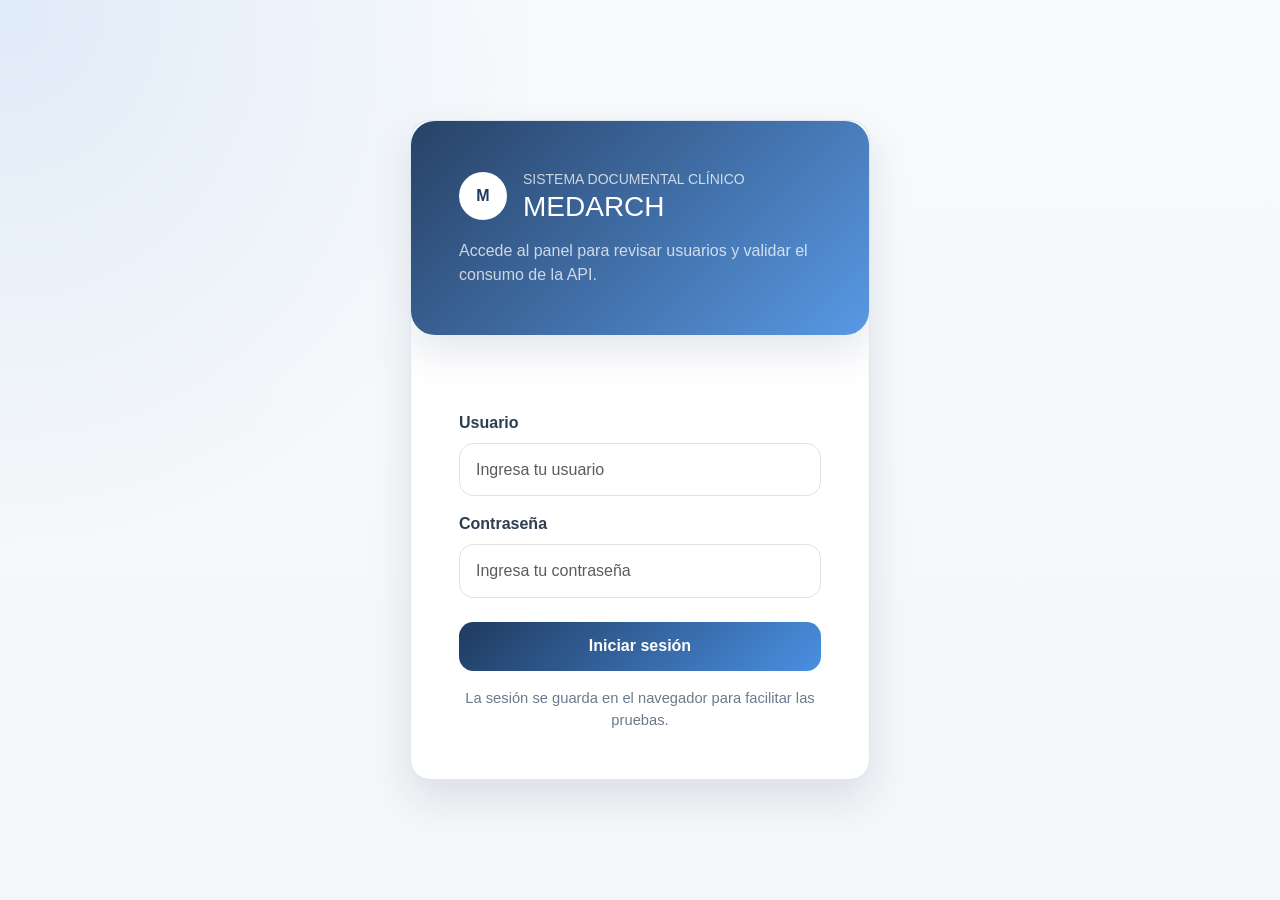
<file: frontend/index.html>
<!doctype html>
<html lang="es">
<head>
	<meta charset="utf-8">
	<meta name="viewport" content="width=device-width, initial-scale=1">
	<meta http-equiv="refresh" content="0; url=pages/login.html">
	<title>MEDARCH</title>
</head>
<body>
	<p>Redirigiendo a <a href="pages/login.html">login</a>...</p>
</body>
</html>
</file>
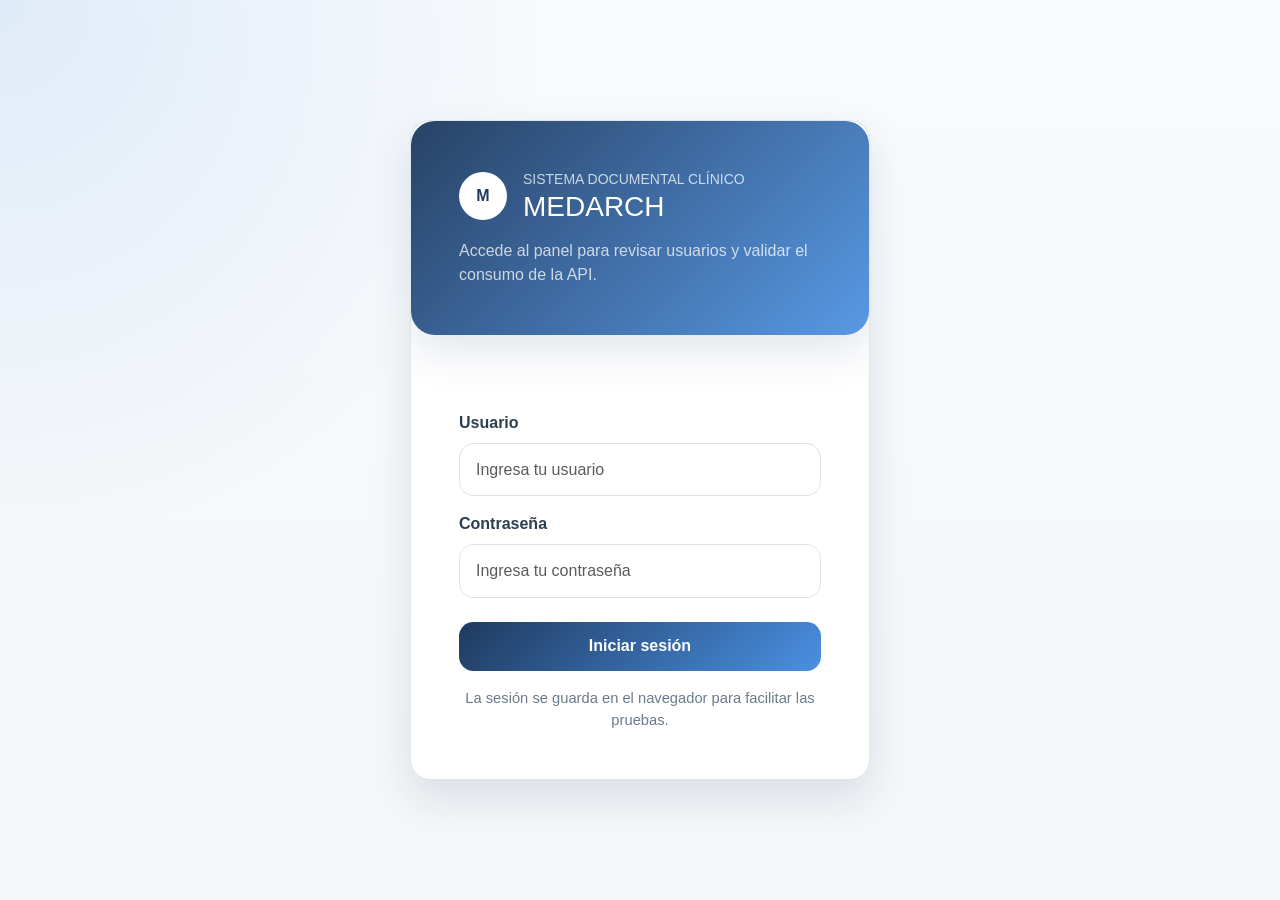
<file: frontend/pages/consulta_documentos.html>
<!doctype html>
<html lang="es">
<head>
	<meta charset="utf-8">
	<meta name="viewport" content="width=device-width, initial-scale=1">
	<title>MEDARCH | Consulta de documentos</title>
	<link href="https://cdn.jsdelivr.net/npm/bootstrap@5.3.3/dist/css/bootstrap.min.css" rel="stylesheet">
	<link href="../css/styles.css" rel="stylesheet">
</head>
<body>
	<div class="medarch-shell">
		<nav class="navbar medarch-navbar sticky-top">
			<div class="container py-2 flex-wrap">
				<a class="navbar-brand medarch-brand d-flex align-items-center gap-2" href="./dashboard.html"><span class="medarch-brand-mark" aria-hidden="true">M</span><span>MEDARCH</span></a>
				<div class="medarch-main-nav ms-auto">
					<a class="medarch-nav-pill" href="./dashboard.html">Inicio</a>
					<a class="medarch-nav-pill" href="./documentos.html" data-nav-roles="SUPERADMIN,ARCHIVO" hidden>Pendientes</a>
					<a class="medarch-nav-pill" href="./consulta_documentos.html">Consulta</a>
					<a class="medarch-nav-pill" href="./pacientes.html" data-nav-roles="SUPERADMIN" hidden>Pacientes</a>
					<a class="medarch-nav-pill" href="./tipos_documento.html" data-nav-roles="SUPERADMIN" hidden>Tipos de documento</a>
					<a class="medarch-nav-pill" href="./users.html" data-nav-roles="SUPERADMIN" hidden>Usuarios</a>
					<button id="logoutButton" class="btn btn-outline-secondary medarch-btn medarch-btn-outline" type="button">Cerrar sesion</button>
				</div>
			</div>
		</nav>

		<main class="container py-4 py-md-5">
			<div id="consultaMessage" class="mb-4"></div>

			<section class="medarch-hero p-4 p-md-5 mb-4 medarch-fade-in">
				<div class="row align-items-center g-4">
					<div class="col-lg-8">
						<p class="text-uppercase small opacity-75 mb-2">Consulta documental</p>
						<h1 class="display-6 fw-semibold mb-3">Buscar documentos por paciente</h1>
						<p class="lead mb-0 opacity-75">Consulta documentos registrados usando nombre del paciente o numero de identificacion.</p>
					</div>
					<div class="col-lg-4 text-lg-end">
						<button id="refreshConsulta" type="button" class="btn btn-light btn-lg medarch-btn w-100 w-lg-auto">Actualizar consulta</button>
					</div>
				</div>
			</section>

			<section class="medarch-card medarch-section medarch-fade-in">
				<div class="d-flex flex-column flex-md-row align-items-md-center justify-content-between gap-3 mb-3">
					<div>
						<p class="small text-uppercase medarch-muted mb-1">Filtro de busqueda</p>
						<h2 class="h4 mb-0 medarch-title">Documentos encontrados</h2>
					</div>
					<button id="clearConsultaFilters" type="button" class="btn btn-sm btn-outline-secondary medarch-btn medarch-btn-outline">Limpiar filtro</button>
				</div>

				<form id="consultaForm" class="row g-3 mb-4" novalidate>
					<div class="col-md-4">
						<label class="form-label medarch-form-label" for="consultaType">Tipo de documento</label>
						<select id="consultaType" class="form-select medarch-select">
							<option value="">Todos los tipos</option>
						</select>
					</div>
					<div class="col-md-5">
						<label class="form-label medarch-form-label" for="consultaQuery">Nombre o identificacion del paciente</label>
						<input id="consultaQuery" type="search" class="form-control medarch-input" placeholder="Ej: 24909345 o Maria Perez" autocomplete="off">
					</div>
					<div class="col-md-3 d-flex align-items-end">
						<button type="submit" class="btn btn-primary medarch-btn medarch-btn-primary w-100">Buscar</button>
					</div>
				</form>

				<div class="table-responsive">
					<table class="table align-middle medarch-table mb-0">
						<thead>
							<tr>
								<th>ID</th>
								<th>Paciente</th>
								<th>Documento</th>
								<th>Tipo</th>
								<th>Fecha del documento</th>
								<th class="text-end">Accion</th>
							</tr>
						</thead>
						<tbody id="consultaTableBody"></tbody>
					</table>
				</div>
				<div id="consultaEmptyState" class="medarch-empty mt-3">Ingresa un nombre o identificacion para consultar documentos.</div>
			</section>
		</main>
	</div>

	<script type="module" src="../js/consulta_documentos.js"></script>
</body>
</html>
</file>
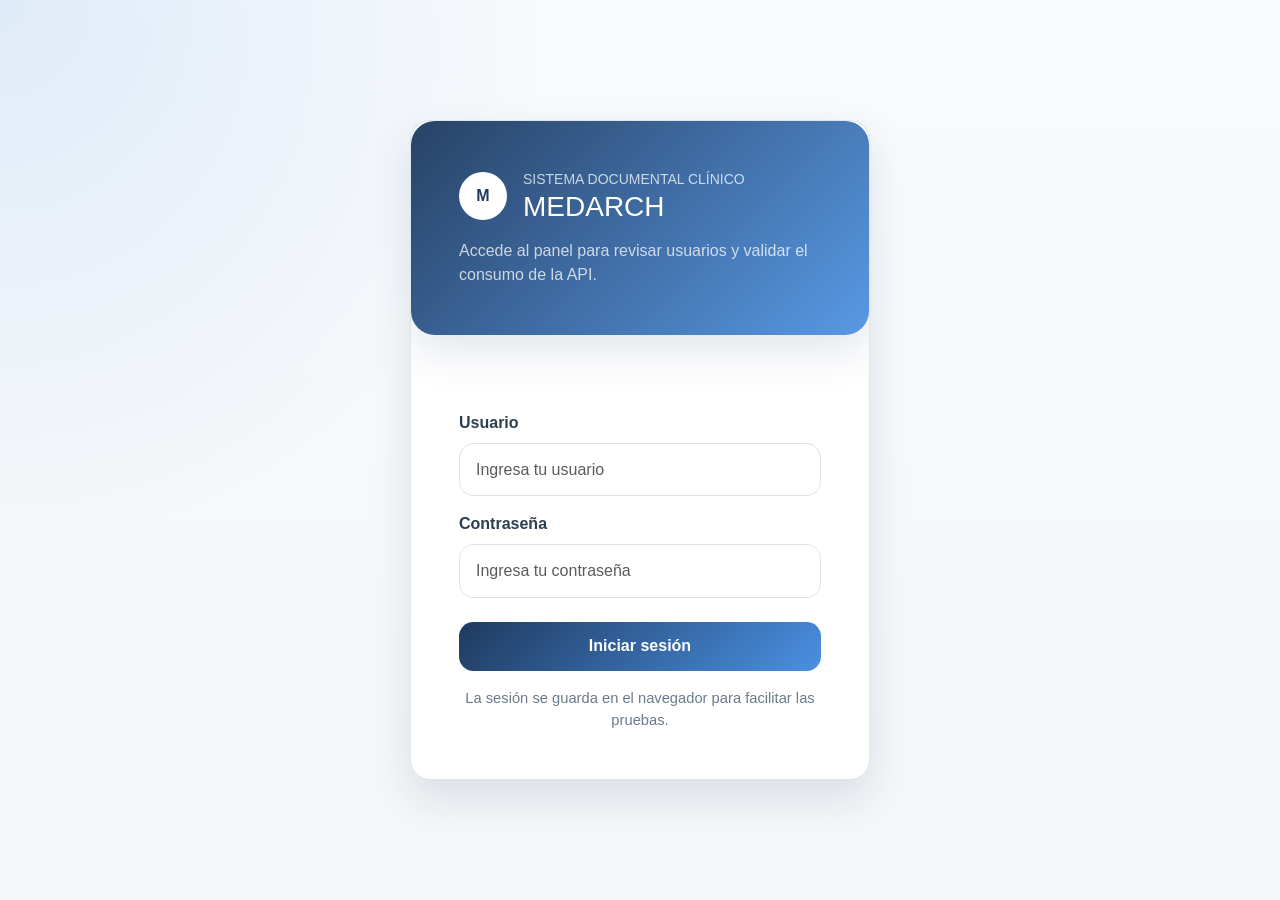
<file: frontend/pages/dashboard.html>
<!doctype html>
<html lang="es">
<head>
	<meta charset="utf-8">
	<meta name="viewport" content="width=device-width, initial-scale=1">
	<title>MEDARCH | Inicio</title>
	<link href="https://cdn.jsdelivr.net/npm/bootstrap@5.3.3/dist/css/bootstrap.min.css" rel="stylesheet">
	<link href="../css/styles.css" rel="stylesheet">
</head>
<body>
	<div class="medarch-shell">
		<nav class="navbar medarch-navbar sticky-top">
			<div class="container py-2 flex-wrap">
				<a class="navbar-brand medarch-brand d-flex align-items-center gap-2" href="./dashboard.html" aria-label="Ir al inicio">
					<span class="medarch-brand-mark" aria-hidden="true">M</span>
					<span>MEDARCH</span>
				</a>
				<div class="medarch-main-nav ms-auto">
					<a class="medarch-nav-pill" href="./dashboard.html">Inicio</a>
					<a class="medarch-nav-pill" href="./documentos.html" data-nav-roles="SUPERADMIN,ARCHIVO" hidden>Pendientes</a>
					<a class="medarch-nav-pill" href="./consulta_documentos.html">Consulta</a>
					<a class="medarch-nav-pill" href="./pacientes.html" data-nav-roles="SUPERADMIN" hidden>Pacientes</a>
					<a class="medarch-nav-pill" href="./tipos_documento.html" data-nav-roles="SUPERADMIN" hidden>Tipos de documento</a>
					<a class="medarch-nav-pill" href="./users.html" data-nav-roles="SUPERADMIN" hidden>Usuarios</a>
					<button id="logoutButton" class="btn medarch-btn medarch-btn-quiet" type="button" aria-label="Cerrar sesión">Salir</button>
				</div>
			</div>
		</nav>

		<main class="container py-4 py-md-5">
			<div id="dashboardMessage" class="mb-4"></div>

			<section class="medarch-dashboard-hero medarch-fade-in mb-4">
				<div class="medarch-dashboard-hero-content">
					<p id="dashboardGreeting" class="medarch-eyebrow mb-2">Bienvenido</p>
					<h1 class="medarch-dashboard-title mb-3">Todo listo para comenzar</h1>
					<p id="dashboardIntro" class="medarch-dashboard-copy mb-4">
						Revisa los documentos pendientes o consulta el archivo cuando lo necesites.
					</p>
					<div class="d-flex flex-column flex-sm-row gap-2">
						<a id="primaryAction" class="btn btn-light btn-lg medarch-btn medarch-dashboard-primary-action" href="./documentos.html">
							<span>Revisar pendientes</span>
							<span aria-hidden="true">→</span>
						</a>
						<a class="btn btn-outline-light btn-lg medarch-btn" href="./consulta_documentos.html">Consultar documentos</a>
					</div>
				</div>
				<div class="medarch-dashboard-hero-visual d-none d-lg-flex" aria-hidden="true">
					<div class="medarch-file-stack">
						<div class="medarch-file-sheet medarch-file-sheet-back"></div>
						<div class="medarch-file-sheet medarch-file-sheet-middle"></div>
						<div class="medarch-file-sheet medarch-file-sheet-front">
							<span></span>
							<span></span>
							<span></span>
						</div>
						<div class="medarch-file-check">✓</div>
					</div>
				</div>
			</section>

			<section class="mb-4" aria-labelledby="summaryTitle">
				<div class="d-flex justify-content-between align-items-end gap-3 mb-3">
					<div>
						<p class="medarch-eyebrow medarch-eyebrow-dark mb-1">Resumen</p>
						<h2 id="summaryTitle" class="h4 medarch-title mb-0">Estado de los documentos</h2>
					</div>
					<button id="refreshDashboard" class="btn medarch-btn medarch-btn-quiet" type="button">Actualizar</button>
				</div>

				<div class="row g-3">
					<div class="col-6 col-lg-3">
						<a class="medarch-summary-card medarch-summary-pending" href="./documentos.html" data-role-access="ARCHIVO">
							<span class="medarch-summary-icon" aria-hidden="true">01</span>
							<span id="dashboardPending" class="medarch-summary-value">—</span>
							<span class="medarch-summary-label">Por revisar</span>
						</a>
					</div>
					<div class="col-6 col-lg-3">
						<a class="medarch-summary-card medarch-summary-review" href="./documentos.html" data-role-access="ARCHIVO">
							<span class="medarch-summary-icon" aria-hidden="true">02</span>
							<span id="dashboardReview" class="medarch-summary-value">—</span>
							<span class="medarch-summary-label">En revisión</span>
						</a>
					</div>
					<div class="col-6 col-lg-3">
						<a class="medarch-summary-card medarch-summary-processed" href="./consulta_documentos.html">
							<span class="medarch-summary-icon" aria-hidden="true">03</span>
							<span id="dashboardProcessed" class="medarch-summary-value">—</span>
							<span class="medarch-summary-label">Procesados</span>
						</a>
					</div>
					<div class="col-6 col-lg-3">
						<a class="medarch-summary-card medarch-summary-error" href="./documentos.html" data-role-access="ARCHIVO">
							<span class="medarch-summary-icon" aria-hidden="true">!</span>
							<span id="dashboardError" class="medarch-summary-value">—</span>
							<span class="medarch-summary-label">Con novedad</span>
						</a>
					</div>
				</div>
			</section>

			<section aria-labelledby="quickAccessTitle">
				<div class="mb-3">
					<p class="medarch-eyebrow medarch-eyebrow-dark mb-1">Accesos rápidos</p>
					<h2 id="quickAccessTitle" class="h4 medarch-title mb-0">¿Qué necesitas hacer?</h2>
				</div>

				<div class="row g-3">
					<div class="col-md-6" data-role-access="ARCHIVO">
						<a class="medarch-action-card" href="./documentos.html">
							<span class="medarch-action-number">01</span>
							<span class="medarch-action-content">
								<strong>Revisar pendientes</strong>
								<small>Valida y procesa los documentos recibidos.</small>
							</span>
							<span class="medarch-action-arrow" aria-hidden="true">→</span>
						</a>
					</div>
					<div class="col-md-6">
						<a class="medarch-action-card" href="./consulta_documentos.html">
							<span class="medarch-action-number">02</span>
							<span class="medarch-action-content">
								<strong>Consultar documentos</strong>
								<small>Encuentra archivos por paciente y tipo.</small>
							</span>
							<span class="medarch-action-arrow" aria-hidden="true">→</span>
						</a>
					</div>
					<div class="col-12 d-none" id="adminAccess">
						<div class="medarch-admin-strip">
							<div>
								<strong>Administración</strong>
								<span>Configuración disponible para administradores.</span>
							</div>
							<div class="d-flex flex-wrap gap-2">
								<a class="btn medarch-btn medarch-btn-outline" href="./tipos_documento.html">Tipos de documento</a>
								<a class="btn medarch-btn medarch-btn-outline" href="./pacientes.html">Pacientes</a>
								<a class="btn medarch-btn medarch-btn-outline" href="./users.html">Usuarios</a>
							</div>
						</div>
					</div>
				</div>
			</section>
		</main>
	</div>

	<script type="module" src="../js/dashboard.js"></script>
</body>
</html>
</file>
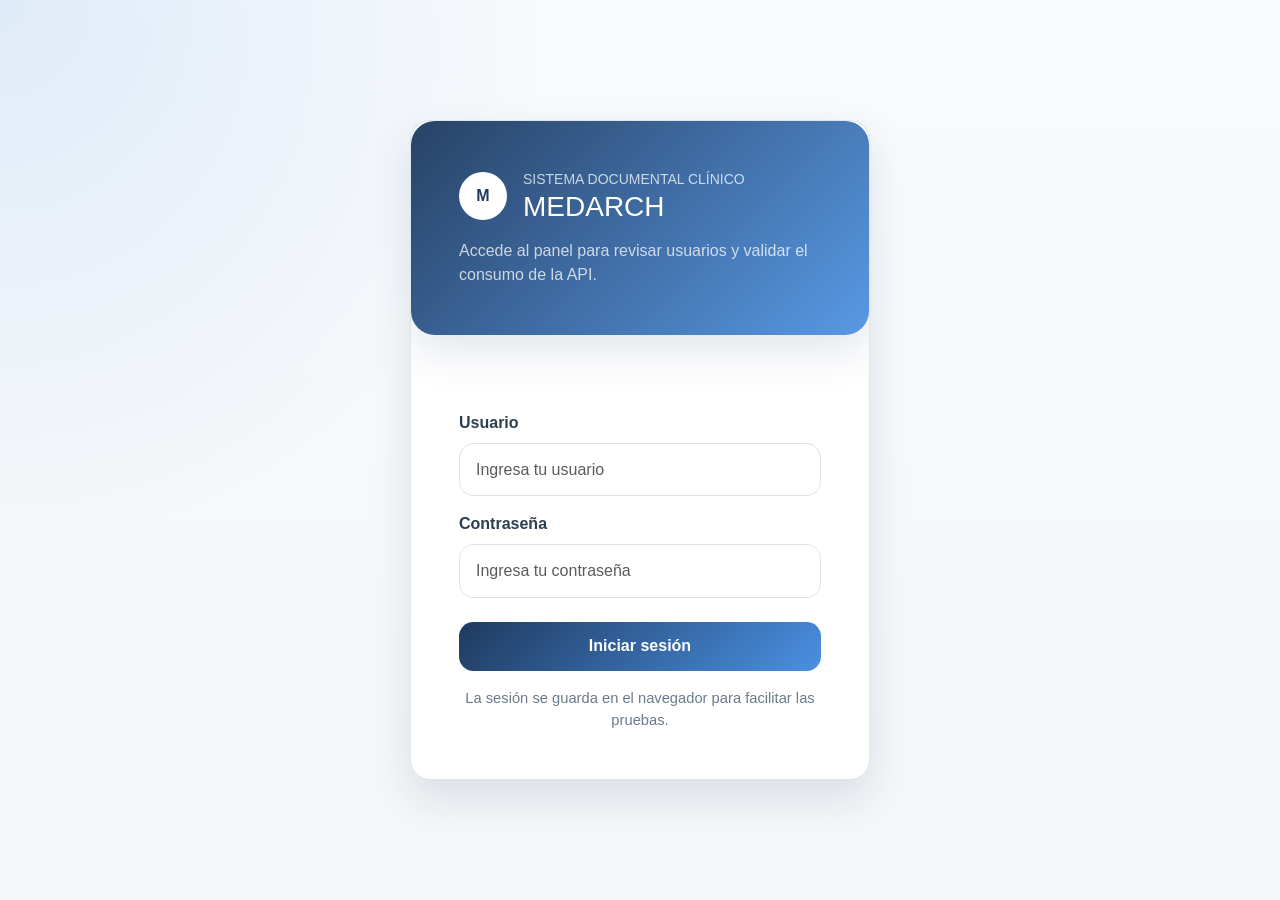
<file: frontend/pages/documentos.html>
<!doctype html>
<html lang="es">
<head>
	<meta charset="utf-8">
	<meta name="viewport" content="width=device-width, initial-scale=1">
	<title>MEDARCH | Pendientes</title>
	<link href="https://cdn.jsdelivr.net/npm/bootstrap@5.3.3/dist/css/bootstrap.min.css" rel="stylesheet">
	<link href="../css/styles.css" rel="stylesheet">
</head>
<body>
	<div class="medarch-shell">
		<nav class="navbar medarch-navbar sticky-top">
			<div class="container py-2 flex-wrap">
				<a class="navbar-brand medarch-brand d-flex align-items-center gap-2" href="./dashboard.html"><span class="medarch-brand-mark" aria-hidden="true">M</span><span>MEDARCH</span></a>
				<div class="medarch-main-nav ms-auto">
					<a class="medarch-nav-pill" href="./dashboard.html">Inicio</a>
					<a class="medarch-nav-pill" href="./documentos.html" data-nav-roles="SUPERADMIN,ARCHIVO" hidden>Pendientes</a>
					<a class="medarch-nav-pill" href="./consulta_documentos.html">Consulta</a>
					<a class="medarch-nav-pill" href="./pacientes.html" data-nav-roles="SUPERADMIN" hidden>Pacientes</a>
					<a class="medarch-nav-pill" href="./tipos_documento.html" data-nav-roles="SUPERADMIN" hidden>Tipos de documento</a>
					<a class="medarch-nav-pill" href="./users.html" data-nav-roles="SUPERADMIN" hidden>Usuarios</a>
					<button id="logoutButton" class="btn btn-outline-secondary medarch-btn medarch-btn-outline" type="button">Cerrar sesión</button>
				</div>
			</div>
		</nav>

		<main class="container py-4 py-md-5">
			<div id="documentsMessage" class="mb-4"></div>

			<section class="medarch-hero p-4 p-md-5 mb-4 medarch-fade-in">
				<div class="row align-items-center g-4">
					<div class="col-lg-8">
						<p class="text-uppercase small opacity-75 mb-2">Bandeja operativa</p>
						<h1 class="display-6 fw-semibold mb-3">Pendientes por revisar</h1>
						<p class="lead mb-0 opacity-75">Gestiona los documentos detectados por el watcher antes de enviarlos al almacenamiento definitivo en NAS.</p>
					</div>
					<div class="col-lg-4 text-lg-end d-flex flex-column align-items-lg-end gap-2">
						<button id="refreshDocuments" type="button" class="btn btn-light btn-lg medarch-btn w-100 w-lg-auto">Actualizar lista</button>
						<button id="viewErrorsButton" type="button" class="btn btn-outline-light btn-lg medarch-btn w-100 w-lg-auto">Ver errores</button>
					</div>
				</div>
			</section>

			<div class="row g-3 mb-4">
				<div class="col-12 col-md-4">
					<div class="medarch-card medarch-section h-100 medarch-kpi-card">
						<div class="medarch-kpi-label">Pendientes</div>
						<div id="kpiPending" class="medarch-kpi-value">0</div>
						<div class="medarch-kpi-subtitle">Documentos por revisar</div>
					</div>
				</div>
				<div class="col-12 col-md-4">
					<div class="medarch-card medarch-section h-100 medarch-kpi-card">
						<div class="medarch-kpi-label">En revisión</div>
						<div id="kpiReview" class="medarch-kpi-value">0</div>
						<div class="medarch-kpi-subtitle">Validación humana</div>
					</div>
				</div>
				<div class="col-12 col-md-4">
					<div class="medarch-card medarch-section h-100 medarch-kpi-card">
						<div class="medarch-kpi-label">Errores</div>
						<div id="kpiError" class="medarch-kpi-value">0</div>
						<div class="medarch-kpi-subtitle">Casos pendientes de corrección</div>
					</div>
				</div>
			</div>

			<div class="row g-4">
				<div class="col-12">
					<section class="medarch-card medarch-section medarch-fade-in h-100">
						<div class="d-flex flex-column flex-md-row align-items-md-center justify-content-between gap-3 mb-3">
							<div>
								<p class="small text-uppercase medarch-muted mb-1">Documentos de entrada</p>
								<h2 class="h4 mb-0 medarch-title">Pendientes</h2>
							</div>
							<div class="d-flex flex-wrap gap-2">
								<button id="resetFiltersButton" type="button" class="btn btn-sm btn-outline-secondary medarch-btn medarch-btn-outline">Limpiar filtros</button>
							</div>
						</div>

						<form id="documentsFilterForm" class="row g-3 mb-4" novalidate>
							<div class="col-md-4">
								<label class="form-label medarch-form-label" for="filterQuery">Búsqueda</label>
								<input id="filterQuery" type="search" class="form-control medarch-input" placeholder="Nombre, cédula, archivo...">
							</div>
							<div class="col-md-4">
								<label class="form-label medarch-form-label" for="filterFechaDesde">Fecha desde</label>
								<input id="filterFechaDesde" type="date" class="form-control medarch-input">
							</div>
							<div class="col-md-4">
								<label class="form-label medarch-form-label" for="filterFechaHasta">Fecha hasta</label>
								<input id="filterFechaHasta" type="date" class="form-control medarch-input">
							</div>
							<div class="col-12 d-flex justify-content-end">
								<button id="applyFiltersButton" type="submit" class="btn btn-primary medarch-btn medarch-btn-primary">Aplicar filtros</button>
							</div>
						</form>

						<div class="table-responsive">
							<table class="table align-middle medarch-table mb-0">
								<thead>
									<tr>
										<th>ID</th>
										<th>Archivo original</th>
										<th>Estado</th>
										<th>Paciente</th>
										<th>Tipo</th>
										<th>Fecha carga</th>
										<th class="text-end">Acciones</th>
									</tr>
								</thead>
								<tbody id="pendingDocumentsTableBody"></tbody>
							</table>
						</div>
						<div id="pendingDocumentsEmptyState" class="medarch-empty d-none mt-3">No hay documentos pendientes para mostrar.</div>
					</section>
				</div>
			</div>
		</main>
	</div>

	<div class="modal fade" id="documentReviewModal" tabindex="-1" aria-labelledby="documentReviewModalLabel" aria-hidden="true">
		<div class="modal-dialog modal-lg modal-dialog-centered">
			<div class="modal-content medarch-card border-0">
				<div class="modal-header">
					<div>
						<p class="small text-uppercase medarch-muted mb-1">Validación</p>
						<h2 class="modal-title h5 mb-0" id="documentReviewModalLabel">Revisar documento</h2>
					</div>
					<button type="button" class="btn-close" data-bs-dismiss="modal" aria-label="Cerrar"></button>
				</div>
				<div class="modal-body">
					<form id="documentReviewForm" class="row g-3" novalidate>
						<input type="hidden" id="reviewDocumentId" name="reviewDocumentId" value="">
						<input type="hidden" id="reviewPatientId" name="reviewPatientId" value="">
						<div class="col-md-6">
							<label class="form-label medarch-form-label" for="reviewPatientDocument">Número de identificación</label>
							<input id="reviewPatientDocument" type="text" class="form-control medarch-input" placeholder="Escribe la identificación" autocomplete="off" required>
							<div id="reviewPatientStatus" class="medarch-help mt-2">Si el paciente existe, sus datos se cargan automáticamente.</div>
						</div>
						<div class="col-md-6">
							<label class="form-label medarch-form-label" for="reviewPatientName">Nombre del paciente</label>
							<input id="reviewPatientName" type="text" class="form-control medarch-input" placeholder="Nombre completo del paciente" autocomplete="off" required>
						</div>
						<div class="col-md-6">
							<label class="form-label medarch-form-label" for="reviewType">Tipo de documento</label>
							<select id="reviewType" class="form-select medarch-select" required></select>
						</div>
						<div class="col-md-6">
							<label class="form-label medarch-form-label" for="reviewDate">Fecha</label>
							<input id="reviewDate" type="date" class="form-control medarch-input" required>
						</div>
						<div class="col-md-6">
							<label class="form-label medarch-form-label">Consecutivo</label>
							<div id="reviewConsecutiveDisplay" class="form-control medarch-input bg-light d-flex align-items-center">-</div>
							<input type="hidden" id="reviewConsecutive" value="">
						</div>
					</form>
				</div>
				<div class="modal-footer">
					<button type="button" class="btn btn-outline-secondary medarch-btn medarch-btn-outline" data-bs-dismiss="modal">Cancelar</button>
					<button id="reviewSubmitButton" type="submit" form="documentReviewForm" class="btn btn-primary medarch-btn medarch-btn-primary">Guardar revisión</button>
				</div>
			</div>
		</div>
	</div>

	<div class="modal fade" id="documentErrorModal" tabindex="-1" aria-labelledby="documentErrorModalLabel" aria-hidden="true">
		<div class="modal-dialog modal-dialog-centered">
			<div class="modal-content medarch-card border-0">
				<div class="modal-header">
					<div>
						<p class="small text-uppercase medarch-muted mb-1">Incidencia</p>
						<h2 class="modal-title h5 mb-0" id="documentErrorModalLabel">Marcar error</h2>
					</div>
					<button type="button" class="btn-close" data-bs-dismiss="modal" aria-label="Cerrar"></button>
				</div>
				<div class="modal-body">
					<form id="documentErrorForm" novalidate>
						<input type="hidden" id="errorDocumentId" name="errorDocumentId" value="">
						<div class="mb-3">
							<label class="form-label medarch-form-label" for="errorDetail">Detalle</label>
							<textarea id="errorDetail" class="form-control medarch-textarea" rows="4" placeholder="Describe el motivo del error" required></textarea>
						</div>
					</form>
				</div>
				<div class="modal-footer">
					<button type="button" class="btn btn-outline-secondary medarch-btn medarch-btn-outline" data-bs-dismiss="modal">Cancelar</button>
					<button id="errorSubmitButton" type="submit" form="documentErrorForm" class="btn btn-outline-danger medarch-btn">Guardar error</button>
				</div>
			</div>
		</div>
	</div>

	<div class="modal fade" id="documentErrorsModal" tabindex="-1" aria-labelledby="documentErrorsModalLabel" aria-hidden="true">
		<div class="modal-dialog modal-xl modal-dialog-centered modal-dialog-scrollable">
			<div class="modal-content medarch-card border-0">
				<div class="modal-header">
					<div>
						<p class="small text-uppercase medarch-muted mb-1">Incidencias</p>
						<h2 class="modal-title h5 mb-0" id="documentErrorsModalLabel">Archivos con error</h2>
					</div>
					<button type="button" class="btn-close" data-bs-dismiss="modal" aria-label="Cerrar"></button>
				</div>
				<div class="modal-body">
					<div id="errorDocumentsEmptyState" class="medarch-empty d-none">No hay documentos en estado de error.</div>
					<div class="table-responsive">
						<table class="table align-middle medarch-table mb-0">
							<thead>
								<tr>
									<th>ID</th>
									<th>Archivo</th>
									<th>Paciente</th>
									<th>Tipo</th>
									<th>Ruta temporal</th>
									<th>Acción</th>
								</tr>
							</thead>
							<tbody id="errorDocumentsTableBody"></tbody>
						</table>
					</div>
				</div>
				<div class="modal-footer">
					<button type="button" class="btn btn-outline-secondary medarch-btn medarch-btn-outline" data-bs-dismiss="modal">Cerrar</button>
				</div>
			</div>
		</div>
	</div>

	<script src="https://cdn.jsdelivr.net/npm/bootstrap@5.3.3/dist/js/bootstrap.bundle.min.js"></script>
	<script type="module" src="../js/documentos.js"></script>
</body>
</html>
</file>
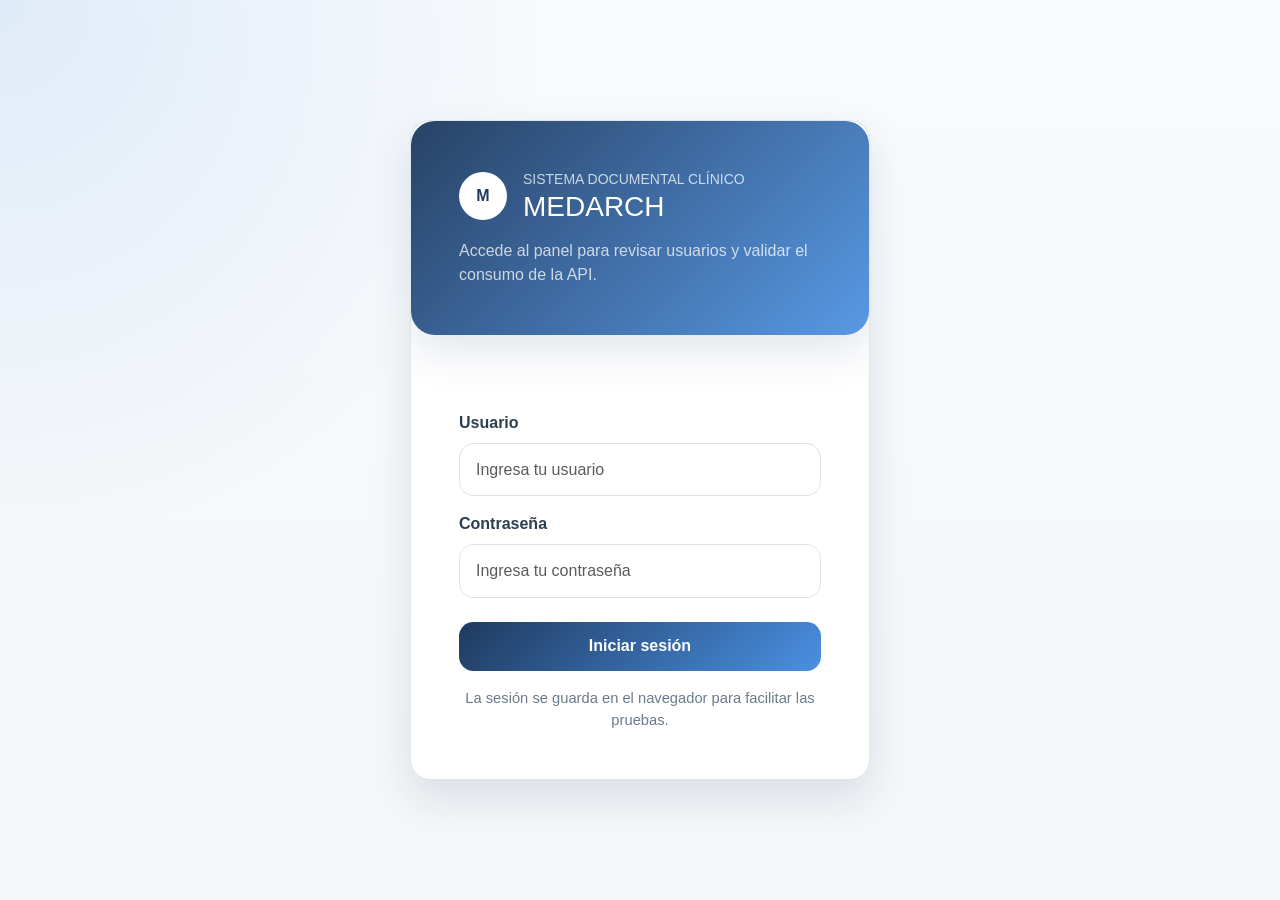
<file: frontend/pages/login.html>
<!doctype html>
<html lang="es">
<head>
	<meta charset="utf-8">
	<meta name="viewport" content="width=device-width, initial-scale=1">
	<title>MEDARCH | Login</title>
	<link href="https://cdn.jsdelivr.net/npm/bootstrap@5.3.3/dist/css/bootstrap.min.css" rel="stylesheet">
	<link href="../css/styles.css" rel="stylesheet">
</head>
<body>
	<main class="medarch-shell d-flex align-items-center justify-content-center px-3 py-5">
		<section class="medarch-login-panel medarch-card medarch-fade-in overflow-hidden">
			<div class="medarch-hero p-4 p-md-5">
				<div class="d-flex align-items-center gap-3 mb-3">
					<div class="medarch-mark">M</div>
					<div>
						<div class="small text-uppercase opacity-75">Sistema documental clínico</div>
						<h1 class="h3 mb-0">MEDARCH</h1>
					</div>
				</div>
				<p class="mb-0 opacity-75">Accede al panel para revisar usuarios y validar el consumo de la API.</p>
			</div>

			<div class="p-4 p-md-5">
				<div id="loginMessage" class="medarch-form-feedback"></div>
				<form id="loginForm" class="mt-2" novalidate>
					<div class="mb-3">
						<label class="form-label medarch-form-label" for="loginUsuario">Usuario</label>
						<input id="loginUsuario" name="usuario" type="text" class="form-control medarch-input" placeholder="Ingresa tu usuario" autocomplete="username" required>
					</div>
					<div class="mb-4">
						<label class="form-label medarch-form-label" for="loginPassword">Contraseña</label>
						<input id="loginPassword" name="password" type="password" class="form-control medarch-input" placeholder="Ingresa tu contraseña" autocomplete="current-password" required>
					</div>
					<button id="loginSubmit" type="submit" class="btn medarch-btn medarch-btn-primary w-100">
						Iniciar sesión
					</button>
				</form>
				<p class="medarch-help mt-3 mb-0 text-center">La sesión se guarda en el navegador para facilitar las pruebas.</p>
			</div>
		</section>
	</main>

	<script type="module" src="../js/auth.js"></script>
</body>
</html>
</file>
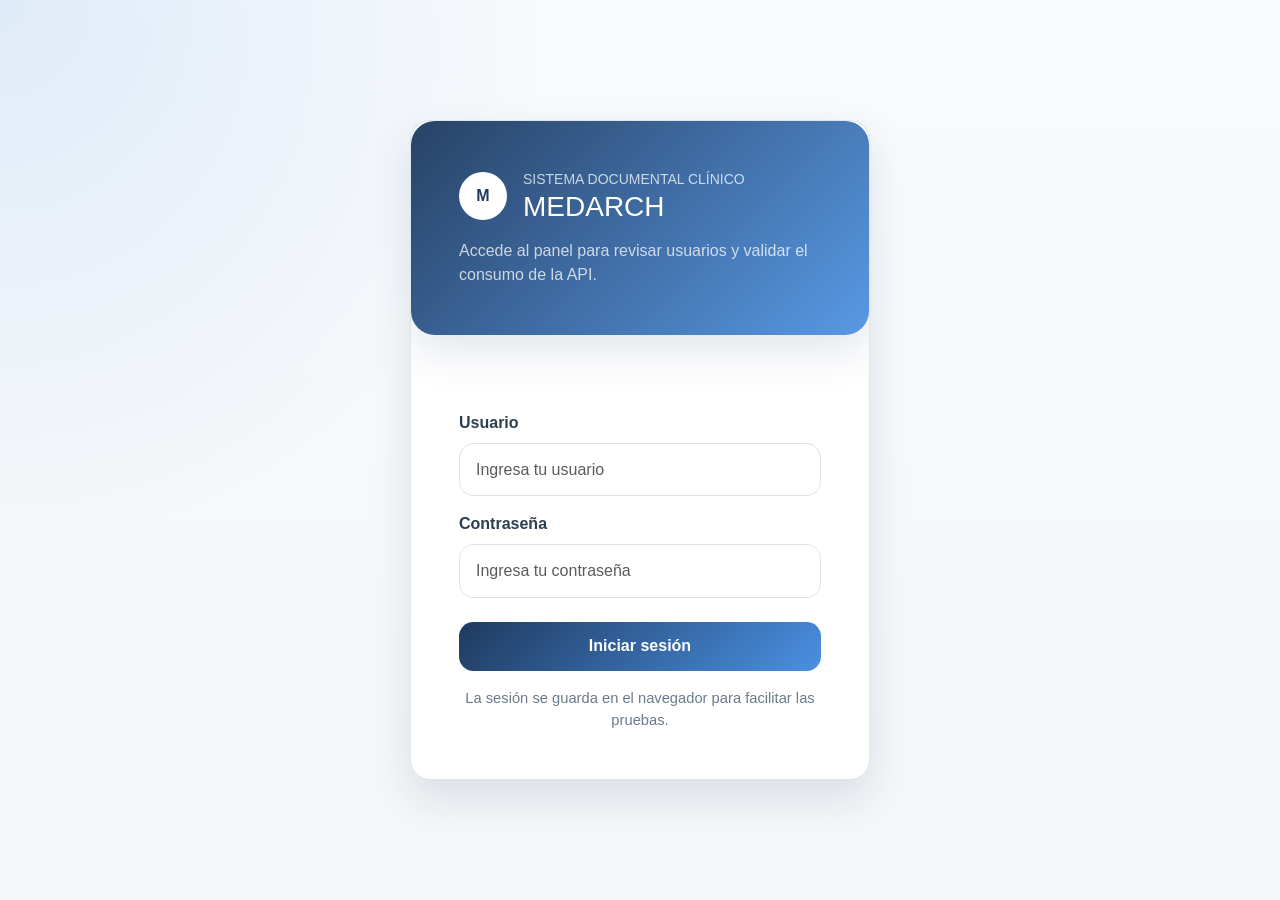
<file: frontend/pages/pacientes.html>
<!doctype html>
<html lang="es">
<head>
	<meta charset="utf-8">
	<meta name="viewport" content="width=device-width, initial-scale=1">
	<title>MEDARCH | Pacientes</title>
	<link href="https://cdn.jsdelivr.net/npm/bootstrap@5.3.3/dist/css/bootstrap.min.css" rel="stylesheet">
	<link href="../css/styles.css" rel="stylesheet">
</head>
<body>
	<div class="medarch-shell">
		<nav class="navbar medarch-navbar sticky-top">
			<div class="container py-2 flex-wrap">
				<a class="navbar-brand medarch-brand d-flex align-items-center gap-2" href="./dashboard.html">
					<span class="medarch-brand-mark" aria-hidden="true">M</span>
					<span>MEDARCH</span>
				</a>
				<div class="medarch-main-nav ms-auto">
					<a class="medarch-nav-pill" href="./dashboard.html">Inicio</a>
					<a class="medarch-nav-pill" href="./documentos.html" data-nav-roles="SUPERADMIN,ARCHIVO" hidden>Pendientes</a>
					<a class="medarch-nav-pill" href="./consulta_documentos.html">Consulta</a>
					<a class="medarch-nav-pill" href="./pacientes.html" data-nav-roles="SUPERADMIN" hidden>Pacientes</a>
					<a class="medarch-nav-pill" href="./tipos_documento.html" data-nav-roles="SUPERADMIN" hidden>Tipos de documento</a>
					<a class="medarch-nav-pill" href="./users.html" data-nav-roles="SUPERADMIN" hidden>Usuarios</a>
					<button id="logoutButton" class="btn medarch-btn medarch-btn-quiet" type="button">Salir</button>
				</div>
			</div>
		</nav>

		<main class="container py-4 py-md-5">
			<div id="patientsMessage" class="mb-4"></div>

			<section class="medarch-hero p-4 p-md-5 mb-4 medarch-fade-in">
				<div class="row align-items-center g-4">
					<div class="col-lg-8">
						<p class="text-uppercase small opacity-75 mb-2">Administración segura</p>
						<h1 class="display-6 fw-semibold mb-3">Nombres de pacientes</h1>
						<p class="lead mb-0 opacity-75">Corrige errores de digitación en el nombre sin modificar la identificación ni los documentos archivados.</p>
					</div>
				</div>
			</section>

			<section class="medarch-card medarch-section medarch-fade-in">
				<div class="mb-4">
					<p class="small text-uppercase medarch-muted mb-1">Buscar paciente</p>
					<h2 class="h4 medarch-title mb-0">Selecciona el registro que deseas corregir</h2>
				</div>

				<form id="patientsSearchForm" class="row g-3 mb-4">
					<div class="col-md-9">
						<label class="form-label medarch-form-label" for="patientsQuery">Nombre o número de identificación</label>
						<input id="patientsQuery" type="search" class="form-control medarch-input" placeholder="Ej: 24909345 o María Pérez" autocomplete="off" required>
					</div>
					<div class="col-md-3 d-flex align-items-end">
						<button id="searchPatientsButton" type="submit" class="btn medarch-btn medarch-btn-primary w-100">Buscar</button>
					</div>
				</form>

				<div class="table-responsive">
					<table class="table align-middle medarch-table mb-0">
						<thead>
							<tr>
								<th>Identificación</th>
								<th>Nombre actual</th>
								<th class="text-end">Acción</th>
							</tr>
						</thead>
						<tbody id="patientsTableBody"></tbody>
					</table>
				</div>
				<div id="patientsEmptyState" class="medarch-empty">Busca un paciente para consultar su información.</div>
			</section>
		</main>
	</div>

	<div class="modal fade" id="patientNameModal" tabindex="-1" aria-labelledby="patientNameModalLabel" aria-hidden="true">
		<div class="modal-dialog modal-dialog-centered">
			<div class="modal-content medarch-card border-0">
				<div class="modal-header">
					<div>
						<p class="small text-uppercase medarch-muted mb-1">Corrección controlada</p>
						<h2 class="modal-title h5 mb-0" id="patientNameModalLabel">Editar nombre del paciente</h2>
					</div>
					<button type="button" class="btn-close" data-bs-dismiss="modal" aria-label="Cerrar"></button>
				</div>
				<div class="modal-body">
					<form id="patientNameForm">
						<input id="patientId" type="hidden">
						<div class="mb-3">
							<label class="form-label medarch-form-label">Número de identificación</label>
							<div id="patientDocument" class="form-control medarch-input bg-light" aria-readonly="true">-</div>
							<div class="medarch-help mt-2">Este dato está protegido y no puede modificarse.</div>
						</div>
						<div>
							<label class="form-label medarch-form-label" for="patientName">Nombre completo</label>
							<input id="patientName" type="text" class="form-control medarch-input" maxlength="150" required>
						</div>
					</form>
				</div>
				<div class="modal-footer">
					<button type="button" class="btn medarch-btn medarch-btn-outline" data-bs-dismiss="modal">Cancelar</button>
					<button id="savePatientNameButton" type="submit" form="patientNameForm" class="btn medarch-btn medarch-btn-primary">Guardar nombre</button>
				</div>
			</div>
		</div>
	</div>

	<script src="https://cdn.jsdelivr.net/npm/bootstrap@5.3.3/dist/js/bootstrap.bundle.min.js"></script>
	<script type="module" src="../js/pacientes.js"></script>
</body>
</html>
</file>
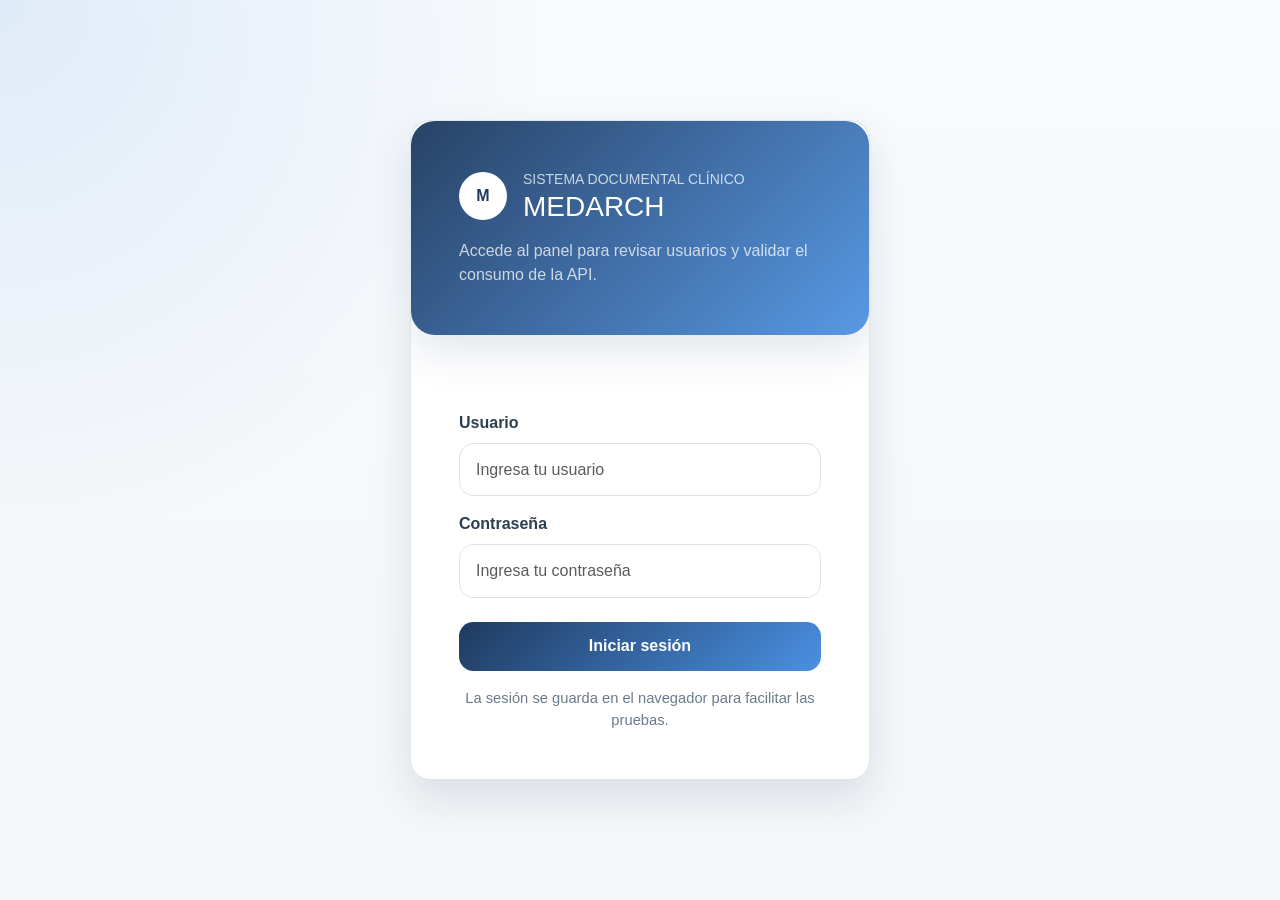
<file: frontend/pages/tipos_documento.html>
<!doctype html>
<html lang="es">
<head>
	<meta charset="utf-8">
	<meta name="viewport" content="width=device-width, initial-scale=1">
	<title>MEDARCH | Tipos de documento</title>
	<link href="https://cdn.jsdelivr.net/npm/bootstrap@5.3.3/dist/css/bootstrap.min.css" rel="stylesheet">
	<link href="../css/styles.css" rel="stylesheet">
</head>
<body>
	<div class="medarch-shell">
		<nav class="navbar medarch-navbar sticky-top">
			<div class="container py-2 flex-wrap">
				<a class="navbar-brand medarch-brand d-flex align-items-center gap-2" href="./dashboard.html"><span class="medarch-brand-mark" aria-hidden="true">M</span><span>MEDARCH</span></a>
				<div class="medarch-main-nav ms-auto">
					<a class="medarch-nav-pill" href="./dashboard.html">Inicio</a>
					<a class="medarch-nav-pill" href="./documentos.html" data-nav-roles="SUPERADMIN,ARCHIVO" hidden>Pendientes</a>
					<a class="medarch-nav-pill" href="./consulta_documentos.html">Consulta</a>
					<a class="medarch-nav-pill" href="./pacientes.html" data-nav-roles="SUPERADMIN" hidden>Pacientes</a>
					<a class="medarch-nav-pill" href="./tipos_documento.html" data-nav-roles="SUPERADMIN" hidden>Tipos de documento</a>
					<a class="medarch-nav-pill" href="./users.html" data-nav-roles="SUPERADMIN" hidden>Usuarios</a>
					<button id="logoutButton" class="btn btn-outline-secondary medarch-btn medarch-btn-outline" type="button">Cerrar sesión</button>
				</div>
			</div>
		</nav>

		<main class="container py-4 py-md-5">
			<div id="documentTypesMessage" class="mb-4"></div>

			<section class="medarch-hero p-4 p-md-5 mb-4 medarch-fade-in">
				<div class="row align-items-center g-4">
					<div class="col-lg-8">
						<p class="text-uppercase small opacity-75 mb-2">Catálogo maestro</p>
						<h1 class="display-6 fw-semibold mb-3">Tipos de documento</h1>
						<p class="lead mb-0 opacity-75">Gestiona los códigos clínicos que usa el sistema para clasificar y procesar documentos.</p>
					</div>
					<div class="col-lg-4 text-lg-end d-flex flex-column align-items-lg-end gap-2">
						<button id="refreshTypes" type="button" class="btn btn-light btn-lg medarch-btn w-100 w-lg-auto">Actualizar lista</button>
						<button id="newTypeButton" type="button" class="btn btn-outline-light btn-lg medarch-btn w-100 w-lg-auto">Nuevo tipo</button>
					</div>
				</div>
			</section>

			<div class="row g-3 mb-4">
				<div class="col-12 col-md-4">
					<div class="medarch-card medarch-section h-100 medarch-kpi-card">
						<div class="medarch-kpi-label">Activos</div>
						<div id="typesActiveKpi" class="medarch-kpi-value">0</div>
						<div class="medarch-kpi-subtitle">Tipos habilitados</div>
					</div>
				</div>
				<div class="col-12 col-md-4">
					<div class="medarch-card medarch-section h-100 medarch-kpi-card">
						<div class="medarch-kpi-label">Inactivos</div>
						<div id="typesInactiveKpi" class="medarch-kpi-value">0</div>
						<div class="medarch-kpi-subtitle">Tipos deshabilitados</div>
					</div>
				</div>
				<div class="col-12 col-md-4">
					<div class="medarch-card medarch-section h-100 medarch-kpi-card">
						<div class="medarch-kpi-label">Total</div>
						<div id="typesTotalKpi" class="medarch-kpi-value">0</div>
						<div class="medarch-kpi-subtitle">Registros en catálogo</div>
					</div>
				</div>
			</div>

			<section class="medarch-card medarch-section medarch-fade-in">
				<div class="d-flex flex-column flex-md-row align-items-md-center justify-content-between gap-3 mb-3">
					<div>
						<p class="small text-uppercase medarch-muted mb-1">Administración</p>
						<h2 class="h4 mb-0 medarch-title">Catálogo de tipos</h2>
					</div>
					<div class="d-flex flex-wrap align-items-center gap-2">
						<div class="form-check form-switch m-0">
							<input class="form-check-input" type="checkbox" role="switch" id="showInactiveTypes">
							<label class="form-check-label medarch-form-label" for="showInactiveTypes">Mostrar inactivos</label>
						</div>
					</div>
				</div>
				<div class="table-responsive">
					<table class="table align-middle medarch-table mb-0">
						<thead>
							<tr>
								<th>Código</th>
								<th>Descripción</th>
								<th>Estado</th>
								<th class="text-end">Acciones</th>
							</tr>
						</thead>
						<tbody id="typesTableBody"></tbody>
					</table>
				</div>
				<div id="typesEmptyState" class="medarch-empty d-none mt-3">No hay tipos de documento para mostrar.</div>
			</section>
		</main>
	</div>

	<div class="modal fade" id="typeModal" tabindex="-1" aria-labelledby="typeModalLabel" aria-hidden="true">
		<div class="modal-dialog modal-lg modal-dialog-centered">
			<div class="modal-content medarch-card border-0">
				<div class="modal-header">
					<div>
						<p class="small text-uppercase medarch-muted mb-1">Catálogo maestro</p>
						<h2 class="modal-title h5 mb-0" id="typeModalLabel">Nuevo tipo de documento</h2>
					</div>
					<button type="button" class="btn-close" data-bs-dismiss="modal" aria-label="Cerrar"></button>
				</div>
				<div class="modal-body">
					<form id="typeForm" novalidate>
						<input type="hidden" id="currentTypeId" value="">
						<div class="mb-3">
							<label class="form-label medarch-form-label" for="typeCodigo">Código</label>
							<input id="typeCodigo" type="text" class="form-control medarch-input" placeholder="HC, EPICRISIS, RECETA..." autocomplete="off" required>
						</div>
						<div class="mb-3">
							<label class="form-label medarch-form-label" for="typeDescripcion">Descripción</label>
							<input id="typeDescripcion" type="text" class="form-control medarch-input" placeholder="Historia clínica" autocomplete="off" required>
						</div>
						<div class="form-check form-switch">
							<input class="form-check-input" type="checkbox" role="switch" id="typeActivo" checked>
							<label class="form-check-label medarch-form-label" for="typeActivo">Activo</label>
						</div>
					</form>
				</div>
				<div class="modal-footer">
					<button type="button" class="btn btn-outline-secondary medarch-btn medarch-btn-outline" data-bs-dismiss="modal">Cancelar</button>
					<button id="submitTypeButton" type="submit" form="typeForm" class="btn medarch-btn medarch-btn-primary">Guardar tipo</button>
				</div>
			</div>
		</div>
	</div>

	<script src="https://cdn.jsdelivr.net/npm/bootstrap@5.3.3/dist/js/bootstrap.bundle.min.js"></script>
	<script type="module" src="../js/document_types.js"></script>
</body>
</html>
</file>
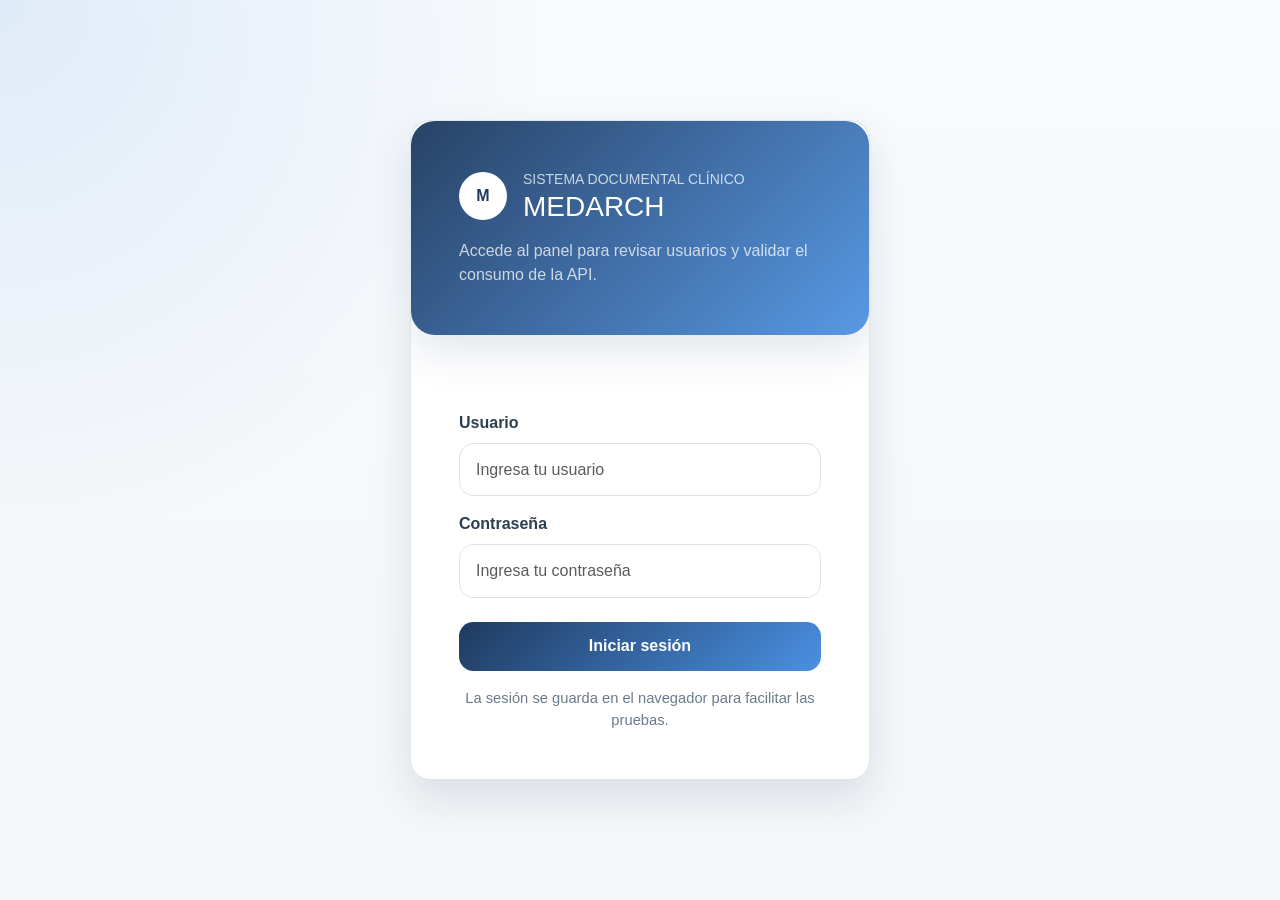
<file: frontend/pages/users.html>
<!doctype html>
<html lang="es">
<head>
	<meta charset="utf-8">
	<meta name="viewport" content="width=device-width, initial-scale=1">
	<title>MEDARCH | Usuarios</title>
	<link href="https://cdn.jsdelivr.net/npm/bootstrap@5.3.3/dist/css/bootstrap.min.css" rel="stylesheet">
	<link href="../css/styles.css" rel="stylesheet">
</head>
<body>
	<div class="medarch-shell">
		<nav class="navbar medarch-navbar sticky-top">
			<div class="container py-2 flex-wrap">
				<a class="navbar-brand medarch-brand d-flex align-items-center gap-2" href="./dashboard.html"><span class="medarch-brand-mark" aria-hidden="true">M</span><span>MEDARCH</span></a>
				<div class="medarch-main-nav ms-auto">
					<a class="medarch-nav-pill" href="./dashboard.html">Inicio</a>
					<a class="medarch-nav-pill" href="./documentos.html" data-nav-roles="SUPERADMIN,ARCHIVO" hidden>Pendientes</a>
					<a class="medarch-nav-pill" href="./consulta_documentos.html">Consulta</a>
					<a class="medarch-nav-pill" href="./pacientes.html" data-nav-roles="SUPERADMIN" hidden>Pacientes</a>
					<a class="medarch-nav-pill" href="./tipos_documento.html" data-nav-roles="SUPERADMIN" hidden>Tipos de documento</a>
					<a class="medarch-nav-pill" href="./users.html" data-nav-roles="SUPERADMIN" hidden>Usuarios</a>
					<button id="logoutButton" class="btn btn-outline-secondary medarch-btn medarch-btn-outline" type="button">Cerrar sesión</button>
				</div>
			</div>
		</nav>

		<main class="container py-4 py-md-5">
			<div id="usersMessage" class="mb-4"></div>

				<section class="medarch-card medarch-section medarch-fade-in">
					<div class="d-flex flex-column flex-md-row align-items-md-center justify-content-between gap-3 mb-3">
						<div>
							<p class="small text-uppercase medarch-muted mb-1">Módulo de usuarios</p>
							<h1 class="h4 mb-0 medarch-title">Tabla de usuarios</h1>
						</div>
						<div class="d-flex align-items-center gap-2">
							<button id="newUserButton" type="button" class="btn btn-primary medarch-btn medarch-btn-primary">Nuevo usuario</button>
							<button id="refreshUsers" type="button" class="btn btn-sm btn-outline-primary medarch-btn medarch-btn-outline">Actualizar lista</button>
						</div>
					</div>
					<div class="table-responsive">
						<table class="table align-middle medarch-table mb-0">
							<thead>
								<tr>
									<th>Usuario</th>
									<th>Nombre</th>
									<th>Rol</th>
									<th>Estado</th>
									<th>Creación</th>
									<th class="text-end">Acciones</th>
								</tr>
							</thead>
							<tbody id="usersTableBody"></tbody>
						</table>
					</div>
					<div id="usersEmptyState" class="medarch-empty d-none mt-3">No hay usuarios para mostrar.</div>
				</section>
		</main>
	</div>

		<div class="modal fade" id="userModal" tabindex="-1" aria-labelledby="userModalLabel" aria-hidden="true">
			<div class="modal-dialog modal-lg modal-dialog-centered">
				<div class="modal-content medarch-card border-0">
					<div class="modal-header">
						<div>
							<p class="small text-uppercase medarch-muted mb-1">Usuario</p>
							<h2 class="modal-title h5 mb-0" id="userModalLabel">Crear usuario</h2>
						</div>
						<button type="button" class="btn-close" data-bs-dismiss="modal" aria-label="Cerrar"></button>
					</div>
					<div class="modal-body">
						<form id="userForm" novalidate>
							<input type="hidden" id="currentUserId" name="currentUserId" value="">
							<div class="mb-3">
								<label class="form-label medarch-form-label" for="userUsuario">Usuario</label>
								<input id="userUsuario" name="usuario" type="text" class="form-control medarch-input" placeholder="usuario" autocomplete="off" required>
							</div>
							<div class="mb-3">
								<label class="form-label medarch-form-label" for="userNombre">Nombre completo</label>
								<input id="userNombre" name="nombre" type="text" class="form-control medarch-input" placeholder="Nombre del usuario" required>
							</div>
							<div class="mb-3">
								<label class="form-label medarch-form-label" for="userPassword">Contraseña</label>
								<input id="userPassword" name="password" type="password" class="form-control medarch-input" placeholder="Mínimo 8 caracteres" required>
								<div class="medarch-help mt-2">En edición se deshabilita este campo; usa el botón de clave para cambiarla.</div>
							</div>
							<div class="row g-3">
								<div class="col-md-8">
									<label class="form-label medarch-form-label" for="userRol">Rol</label>
									<select id="userRol" name="rol" class="form-select medarch-select" required>
										<option value="SUPERADMIN">SUPERADMIN</option>
										<option value="ARCHIVO">ARCHIVO</option>
										<option value="CONSULTA">CONSULTA</option>
									</select>
								</div>
								<div class="col-md-4 d-flex align-items-end">
									<div class="form-check form-switch">
										<input class="form-check-input" type="checkbox" role="switch" id="userActivo" name="activo" checked>
										<label class="form-check-label medarch-form-label" for="userActivo">Activo</label>
									</div>
								</div>
							</div>
						</form>
					</div>
					<div class="modal-footer">
						<button type="button" class="btn btn-outline-secondary medarch-btn medarch-btn-outline" data-bs-dismiss="modal">Cancelar</button>
						<button id="submitUserButton" type="submit" form="userForm" class="btn medarch-btn medarch-btn-primary">Guardar usuario</button>
					</div>
				</div>
			</div>
		</div>

		<div class="modal fade" id="passwordModal" tabindex="-1" aria-labelledby="passwordModalLabel" aria-hidden="true">
			<div class="modal-dialog modal-dialog-centered">
				<div class="modal-content medarch-card border-0">
					<div class="modal-header">
						<div>
							<p class="small text-uppercase medarch-muted mb-1">Seguridad</p>
							<h2 class="modal-title h5 mb-0" id="passwordModalLabel">Cambiar contraseña</h2>
						</div>
						<button type="button" class="btn-close" data-bs-dismiss="modal" aria-label="Cerrar"></button>
					</div>
					<div class="modal-body">
						<form id="passwordForm" novalidate>
							<input type="hidden" id="passwordUserId" name="passwordUserId" value="">
							<div class="mb-3">
								<label class="form-label medarch-form-label">Usuario seleccionado</label>
								<div id="passwordUserLabel" class="medarch-help">Ninguno</div>
							</div>
							<div class="mb-3">
								<label class="form-label medarch-form-label" for="newPassword">Nueva contraseña</label>
								<input id="newPassword" name="newPassword" type="password" class="form-control medarch-input" placeholder="Mínimo 8 caracteres" required>
							</div>
						</form>
					</div>
					<div class="modal-footer">
						<button type="button" class="btn btn-outline-secondary medarch-btn medarch-btn-outline" data-bs-dismiss="modal">Cancelar</button>
						<button id="passwordSubmitButton" type="submit" form="passwordForm" class="btn medarch-btn medarch-btn-primary">Actualizar contraseña</button>
					</div>
				</div>
			</div>
		</div>

		<script src="https://cdn.jsdelivr.net/npm/bootstrap@5.3.3/dist/js/bootstrap.bundle.min.js"></script>
		<script type="module" src="../js/users.js"></script>
</body>
</html>
</file>
<file: frontend/css/styles.css>
:root {
	--medarch-primary: #1f3a5f;
	--medarch-secondary: #4a90e2;
	--medarch-bg: #f4f6f8;
	--medarch-text: #2c3e50;
	--medarch-error: #e74c3c;
	--medarch-success: #1f7a4f;
	--medarch-card: #ffffff;
	--medarch-border: #dbe3ea;
	--medarch-shadow: 0 18px 40px rgba(31, 58, 95, 0.12);
}

* {
	box-sizing: border-box;
}

html,
body {
	min-height: 100%;
}

body {
	font-family: "Segoe UI", Tahoma, Geneva, Verdana, sans-serif;
	background:
		radial-gradient(circle at top left, rgba(74, 144, 226, 0.14), transparent 35%),
		linear-gradient(180deg, #f8fafc 0%, var(--medarch-bg) 100%);
	color: var(--medarch-text);
}

.medarch-shell {
	min-height: 100vh;
}

.medarch-brand {
	color: var(--medarch-primary);
	font-weight: 700;
	letter-spacing: 0.02em;
}

.medarch-brand-mark {
	display: inline-flex;
	align-items: center;
	justify-content: center;
	width: 2rem;
	height: 2rem;
	border-radius: 0.7rem;
	background: linear-gradient(135deg, var(--medarch-primary), var(--medarch-secondary));
	color: #fff;
	font-size: 0.9rem;
	box-shadow: 0 0.45rem 1rem rgba(31, 58, 95, 0.18);
}

.medarch-navbar {
	background: rgba(255, 255, 255, 0.88);
	backdrop-filter: blur(12px);
	border-bottom: 1px solid rgba(219, 227, 234, 0.9);
}

.medarch-main-nav {
	display: flex;
	align-items: center;
	justify-content: flex-end;
	gap: 0.35rem;
}

.medarch-nav-pill {
	display: inline-flex;
	align-items: center;
	min-height: 2.5rem;
	padding: 0.55rem 0.8rem;
	border-radius: 0.75rem;
	color: #607086;
	font-size: 0.9rem;
	font-weight: 650;
	text-decoration: none;
	white-space: nowrap;
	transition: color 0.2s ease, background-color 0.2s ease;
}

.medarch-nav-pill:hover {
	background: rgba(74, 144, 226, 0.08);
	color: var(--medarch-primary);
}

.medarch-nav-pill.active {
	background: rgba(31, 58, 95, 0.1);
	color: var(--medarch-primary);
}

.medarch-nav-pill[hidden] {
	display: none;
}

.medarch-card {
	background: var(--medarch-card);
	border: 1px solid rgba(219, 227, 234, 0.9);
	border-radius: 1.25rem;
	box-shadow: var(--medarch-shadow);
}

.medarch-login-panel {
	max-width: 460px;
	width: 100%;
	margin: 0 auto;
}

.medarch-hero {
	background: linear-gradient(135deg, rgba(31, 58, 95, 0.96), rgba(74, 144, 226, 0.92));
	color: #fff;
	border-radius: 1.5rem;
	box-shadow: var(--medarch-shadow);
}

.medarch-title {
	color: var(--medarch-primary);
	font-weight: 700;
}

.medarch-muted {
	color: #6b7a8c;
}

.medarch-form-label {
	font-weight: 600;
}

.medarch-input,
.medarch-select,
.medarch-textarea {
	border-radius: 0.9rem;
	border: 1px solid var(--medarch-border);
	padding: 0.85rem 1rem;
	box-shadow: none;
	transition: border-color 0.2s ease, box-shadow 0.2s ease, transform 0.2s ease;
}

.medarch-input:focus,
.medarch-select:focus,
.medarch-textarea:focus {
	border-color: var(--medarch-secondary);
	box-shadow: 0 0 0 0.2rem rgba(74, 144, 226, 0.15);
}

.medarch-btn {
	border-radius: 0.9rem;
	font-weight: 600;
	padding: 0.8rem 1.1rem;
}

.medarch-btn-primary {
	background: linear-gradient(135deg, var(--medarch-primary), var(--medarch-secondary));
	border: 0;
	color: #fff;
}

.medarch-btn-primary:hover,
.medarch-btn-primary:focus {
	color: #fff;
	transform: translateY(-1px);
}

.medarch-btn-outline {
	border-color: var(--medarch-border);
	color: var(--medarch-text);
}

.medarch-btn-outline:hover {
	background: rgba(74, 144, 226, 0.08);
	border-color: rgba(74, 144, 226, 0.3);
}

.medarch-btn-quiet {
	background: transparent;
	border: 1px solid transparent;
	color: #6b7a8c;
}

.medarch-btn-quiet:hover,
.medarch-btn-quiet:focus {
	background: rgba(31, 58, 95, 0.06);
	color: var(--medarch-primary);
}

.medarch-dashboard-hero {
	position: relative;
	display: grid;
	grid-template-columns: minmax(0, 1.45fr) minmax(16rem, 0.55fr);
	min-height: 24rem;
	overflow: hidden;
	border-radius: 1.75rem;
	background:
		radial-gradient(circle at 82% 18%, rgba(255, 255, 255, 0.16), transparent 25%),
		linear-gradient(135deg, var(--medarch-primary), var(--medarch-secondary));
	color: #fff;
	box-shadow: var(--medarch-shadow);
}

.medarch-dashboard-hero::after {
	content: "";
	position: absolute;
	right: -6rem;
	bottom: -11rem;
	width: 27rem;
	height: 27rem;
	border: 1px solid rgba(255, 255, 255, 0.14);
	border-radius: 50%;
	box-shadow:
		0 0 0 3rem rgba(255, 255, 255, 0.035),
		0 0 0 7rem rgba(255, 255, 255, 0.025);
}

.medarch-dashboard-hero-content {
	position: relative;
	z-index: 2;
	display: flex;
	flex-direction: column;
	justify-content: center;
	padding: clamp(2rem, 5vw, 4.5rem);
}

.medarch-eyebrow {
	font-size: 0.76rem;
	font-weight: 800;
	letter-spacing: 0.14em;
	text-transform: uppercase;
	color: rgba(255, 255, 255, 0.72);
}

.medarch-eyebrow-dark {
	color: #718197;
}

.medarch-dashboard-title {
	max-width: 12ch;
	font-size: clamp(2.3rem, 5vw, 4.4rem);
	font-weight: 750;
	line-height: 0.98;
	letter-spacing: -0.045em;
}

.medarch-dashboard-copy {
	max-width: 38rem;
	font-size: clamp(1rem, 2vw, 1.18rem);
	line-height: 1.65;
	color: rgba(255, 255, 255, 0.76);
}

.medarch-dashboard-primary-action {
	display: inline-flex;
	align-items: center;
	justify-content: space-between;
	gap: 2rem;
	min-width: 13rem;
	color: var(--medarch-primary);
}

.medarch-dashboard-hero-visual {
	position: relative;
	z-index: 2;
	align-items: center;
	justify-content: center;
	padding-right: 3rem;
}

.medarch-file-stack {
	position: relative;
	width: 13rem;
	height: 15rem;
	transform: rotate(2deg);
}

.medarch-file-sheet {
	position: absolute;
	inset: 0;
	border: 1px solid rgba(255, 255, 255, 0.45);
	border-radius: 1.35rem;
}

.medarch-file-sheet-back {
	transform: rotate(-11deg) translate(-1rem, 0.5rem);
	background: rgba(255, 255, 255, 0.12);
}

.medarch-file-sheet-middle {
	transform: rotate(-5deg) translate(-0.45rem, 0.25rem);
	background: rgba(255, 255, 255, 0.22);
}

.medarch-file-sheet-front {
	display: grid;
	align-content: center;
	gap: 1rem;
	padding: 2rem;
	background: rgba(255, 255, 255, 0.94);
	box-shadow: 0 1.5rem 4rem rgba(17, 44, 79, 0.24);
}

.medarch-file-sheet-front span {
	display: block;
	height: 0.55rem;
	border-radius: 999px;
	background: rgba(74, 144, 226, 0.2);
}

.medarch-file-sheet-front span:nth-child(2) {
	width: 78%;
}

.medarch-file-sheet-front span:nth-child(3) {
	width: 55%;
}

.medarch-file-check {
	position: absolute;
	right: -1.25rem;
	bottom: 1.1rem;
	display: flex;
	align-items: center;
	justify-content: center;
	width: 4.2rem;
	height: 4.2rem;
	border: 0.45rem solid rgba(255, 255, 255, 0.75);
	border-radius: 50%;
	background: var(--medarch-success);
	color: #fff;
	font-size: 1.7rem;
	font-weight: 800;
	box-shadow: 0 1rem 2rem rgba(17, 44, 79, 0.25);
}

.medarch-summary-card {
	position: relative;
	display: flex;
	min-height: 10.5rem;
	flex-direction: column;
	justify-content: flex-end;
	overflow: hidden;
	padding: 1.25rem;
	border: 1px solid rgba(219, 227, 234, 0.9);
	border-radius: 1.2rem;
	background: #fff;
	color: var(--medarch-text);
	text-decoration: none;
	box-shadow: 0 0.65rem 1.8rem rgba(31, 58, 95, 0.07);
	transition: transform 0.2s ease, box-shadow 0.2s ease, border-color 0.2s ease;
}

.medarch-summary-card:hover {
	transform: translateY(-3px);
	border-color: rgba(74, 144, 226, 0.35);
	color: var(--medarch-text);
	box-shadow: 0 1rem 2.4rem rgba(31, 58, 95, 0.12);
}

.medarch-summary-icon {
	position: absolute;
	top: 1rem;
	right: 1rem;
	display: flex;
	align-items: center;
	justify-content: center;
	width: 2.35rem;
	height: 2.35rem;
	border-radius: 0.75rem;
	font-size: 0.7rem;
	font-weight: 800;
}

.medarch-summary-value {
	font-size: clamp(2rem, 5vw, 3rem);
	font-weight: 800;
	line-height: 1;
	color: var(--medarch-primary);
}

.medarch-summary-label {
	margin-top: 0.55rem;
	font-size: 0.92rem;
	font-weight: 650;
	color: #6b7a8c;
}

.medarch-summary-pending .medarch-summary-icon {
	background: rgba(74, 144, 226, 0.12);
	color: #1f5aa8;
}

.medarch-summary-review .medarch-summary-icon {
	background: rgba(31, 58, 95, 0.1);
	color: var(--medarch-primary);
}

.medarch-summary-processed .medarch-summary-icon {
	background: rgba(31, 122, 79, 0.1);
	color: var(--medarch-success);
}

.medarch-summary-error .medarch-summary-icon {
	background: rgba(231, 76, 60, 0.1);
	color: var(--medarch-error);
}

.medarch-action-card {
	display: grid;
	grid-template-columns: auto minmax(0, 1fr) auto;
	align-items: center;
	gap: 1rem;
	min-height: 8rem;
	padding: 1.3rem;
	border: 1px solid rgba(219, 227, 234, 0.9);
	border-radius: 1.2rem;
	background: #fff;
	color: var(--medarch-text);
	text-decoration: none;
	transition: border-color 0.2s ease, transform 0.2s ease, box-shadow 0.2s ease;
}

.medarch-action-card:hover {
	transform: translateY(-2px);
	border-color: rgba(74, 144, 226, 0.4);
	color: var(--medarch-text);
	box-shadow: 0 1rem 2.4rem rgba(31, 58, 95, 0.09);
}

.medarch-action-number {
	display: flex;
	align-items: center;
	justify-content: center;
	width: 3rem;
	height: 3rem;
	border-radius: 1rem;
	background: #f2f7fd;
	color: var(--medarch-secondary);
	font-size: 0.75rem;
	font-weight: 800;
}

.medarch-action-content {
	display: grid;
	gap: 0.3rem;
}

.medarch-action-content strong {
	color: var(--medarch-primary);
	font-size: 1.05rem;
}

.medarch-action-content small {
	color: #6b7a8c;
	line-height: 1.45;
}

.medarch-action-arrow {
	color: var(--medarch-secondary);
	font-size: 1.45rem;
	transition: transform 0.2s ease;
}

.medarch-action-card:hover .medarch-action-arrow {
	transform: translateX(0.25rem);
}

.medarch-admin-strip {
	display: flex;
	align-items: center;
	justify-content: space-between;
	gap: 1rem;
	padding: 1.15rem 1.25rem;
	border: 1px dashed rgba(107, 122, 140, 0.35);
	border-radius: 1.2rem;
	background: rgba(255, 255, 255, 0.55);
}

.medarch-admin-strip > div:first-child {
	display: grid;
	gap: 0.2rem;
}

.medarch-admin-strip strong {
	color: var(--medarch-primary);
}

.medarch-admin-strip span {
	color: #6b7a8c;
	font-size: 0.88rem;
}

.medarch-table {
	border-color: rgba(219, 227, 234, 0.9);
}

.medarch-table thead th {
	background: #f8fbff;
	color: var(--medarch-primary);
	font-size: 0.9rem;
	letter-spacing: 0.02em;
	text-transform: uppercase;
	border-bottom: 1px solid rgba(219, 227, 234, 0.9);
}

.medarch-badge {
	border-radius: 999px;
	font-weight: 600;
	padding: 0.45rem 0.75rem;
}

.medarch-badge-active {
	background: rgba(31, 122, 79, 0.12);
	color: var(--medarch-success);
}

.medarch-badge-inactive {
	background: rgba(231, 76, 60, 0.1);
	color: var(--medarch-error);
}

.medarch-fade-in {
	animation: medarchFadeIn 0.35s ease both;
}

@keyframes medarchFadeIn {
	from {
		opacity: 0;
		transform: translateY(10px);
	}
	to {
		opacity: 1;
		transform: translateY(0);
	}
}

.medarch-help {
	font-size: 0.92rem;
	color: #6b7a8c;
}

.medarch-section {
	padding: 1.25rem;
}

.medarch-loader {
	display: inline-flex;
	align-items: center;
	gap: 0.55rem;
}

.medarch-empty {
	border: 1px dashed rgba(107, 122, 140, 0.35);
	border-radius: 1rem;
	padding: 1.5rem;
	text-align: center;
	color: #6b7a8c;
}

.medarch-kpi-card {
	position: relative;
	overflow: hidden;
}

.medarch-kpi-card::after {
	content: "";
	position: absolute;
	inset: auto -20% -55% auto;
	width: 7rem;
	height: 7rem;
	border-radius: 999px;
	background: radial-gradient(circle, rgba(74, 144, 226, 0.2), transparent 70%);
	pointer-events: none;
}

.medarch-kpi-label {
	font-size: 0.82rem;
	font-weight: 700;
	letter-spacing: 0.08em;
	text-transform: uppercase;
	color: #6b7a8c;
}

.medarch-kpi-value {
	font-size: clamp(1.8rem, 4vw, 2.6rem);
	font-weight: 800;
	line-height: 1;
	color: var(--medarch-primary);
	margin: 0.35rem 0 0.25rem;
}

.medarch-kpi-subtitle {
	font-size: 0.92rem;
	color: #6b7a8c;
}

.medarch-chip {
	display: inline-flex;
	align-items: center;
	justify-content: center;
	border-radius: 999px;
	font-weight: 700;
	font-size: 0.82rem;
	padding: 0.42rem 0.72rem;
	white-space: nowrap;
}

.medarch-chip-muted {
	background: rgba(107, 122, 140, 0.12);
	color: #526173;
}

.medarch-chip-pending {
	background: rgba(74, 144, 226, 0.12);
	color: #1f5aa8;
}

.medarch-chip-review {
	background: rgba(31, 58, 95, 0.12);
	color: var(--medarch-primary);
}

.medarch-chip-processed {
	background: rgba(31, 122, 79, 0.12);
	color: var(--medarch-success);
}

.medarch-chip-error {
	background: rgba(231, 76, 60, 0.12);
	color: var(--medarch-error);
}

.medarch-detail-grid {
	display: grid;
	grid-template-columns: 1fr;
	gap: 1rem;
}

.medarch-detail-label {
	font-size: 0.8rem;
	font-weight: 700;
	letter-spacing: 0.08em;
	text-transform: uppercase;
	color: #6b7a8c;
	margin-bottom: 0.2rem;
}

.medarch-detail-value {
	font-weight: 600;
	line-height: 1.45;
	word-break: break-word;
}

.medarch-timeline {
	display: grid;
	gap: 0.9rem;
}

.medarch-timeline-item {
	position: relative;
	display: grid;
	grid-template-columns: 1rem 1fr;
	gap: 0.8rem;
}

.medarch-timeline-marker {
	width: 0.85rem;
	height: 0.85rem;
	border-radius: 999px;
	margin-top: 0.35rem;
	background: linear-gradient(135deg, var(--medarch-primary), var(--medarch-secondary));
	box-shadow: 0 0 0 0.35rem rgba(74, 144, 226, 0.12);
}

.medarch-timeline-content {
	background: #f8fbff;
	border: 1px solid rgba(219, 227, 234, 0.9);
	border-radius: 1rem;
	padding: 0.9rem 1rem;
}

.medarch-table-row-active > * {
	background: rgba(74, 144, 226, 0.08) !important;
}

.medarch-tabs {
	border-bottom-color: rgba(219, 227, 234, 0.9);
}

.medarch-tabs .nav-link {
	font-weight: 700;
	color: #6b7a8c;
	border: 0;
	border-bottom: 2px solid transparent;
	border-radius: 0;
	padding-inline: 0;
	margin-right: 1rem;
	background: transparent;
}

.medarch-tabs .nav-link:hover {
	color: var(--medarch-primary);
}

.medarch-tabs .nav-link.active {
	color: var(--medarch-primary);
	background: transparent;
	border-bottom-color: var(--medarch-primary);
}

.medarch-tab-count {
	display: inline-flex;
	align-items: center;
	justify-content: center;
	min-width: 1.8rem;
	padding: 0.15rem 0.45rem;
	margin-left: 0.4rem;
	border-radius: 999px;
	font-size: 0.78rem;
	font-weight: 700;
	background: rgba(74, 144, 226, 0.12);
	color: var(--medarch-primary);
}

.medarch-hero .btn-light,
.medarch-hero .btn-outline-light {
	border-color: rgba(255, 255, 255, 0.35);
}

.medarch-hero .btn-outline-light:hover {
	background: rgba(255, 255, 255, 0.12);
}

@media (min-width: 992px) {
	.medarch-detail-grid {
		grid-template-columns: repeat(2, minmax(0, 1fr));
	}
}

.medarch-mark {
	width: 3rem;
	height: 3rem;
	border-radius: 999px;
	background: #fff;
	color: var(--medarch-primary);
	font-weight: 700;
	display: inline-flex;
	align-items: center;
	justify-content: center;
}

.medarch-nav-link {
	font-weight: 600;
	color: var(--medarch-text);
}

.medarch-nav-link.active,
.medarch-nav-link:hover {
	color: var(--medarch-primary);
}

.medarch-form-feedback {
	min-height: 1.25rem;
	font-size: 0.92rem;
}

@media (max-width: 768px) {
	.medarch-navbar .container {
		align-items: flex-start;
	}

	.medarch-main-nav {
		width: 100%;
		justify-content: flex-start;
		overflow-x: auto;
		padding: 0.55rem 0 0.15rem;
		scrollbar-width: thin;
	}

	.medarch-nav-pill {
		flex: 0 0 auto;
	}

	.medarch-section {
		padding: 1rem;
	}

	.medarch-hero {
		border-radius: 1rem;
	}

	.medarch-dashboard-hero {
		display: block;
		min-height: auto;
		border-radius: 1.25rem;
	}

	.medarch-dashboard-hero-content {
		padding: 2rem 1.35rem;
	}

	.medarch-dashboard-title {
		font-size: clamp(2.15rem, 12vw, 3rem);
	}

	.medarch-summary-card {
		min-height: 9rem;
		padding: 1rem;
	}

	.medarch-admin-strip {
		align-items: flex-start;
		flex-direction: column;
	}
}
}
</file>
